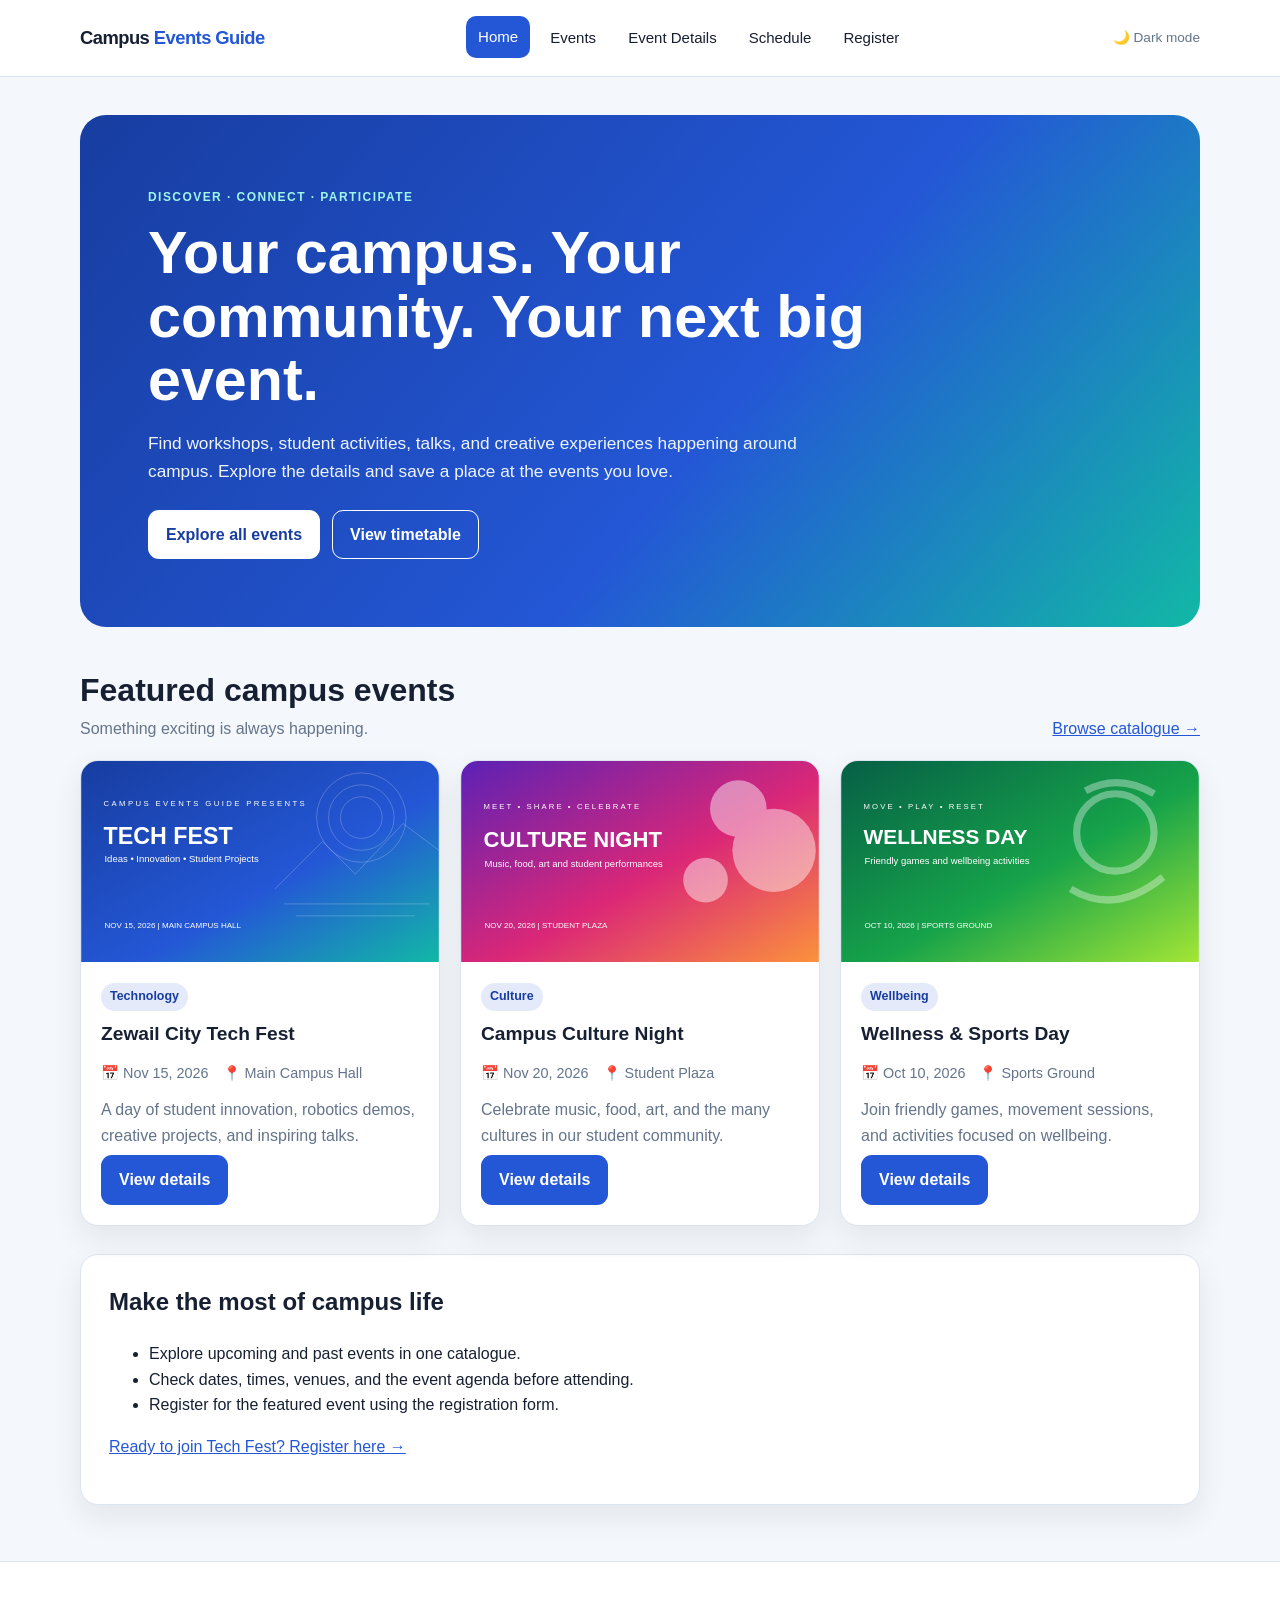
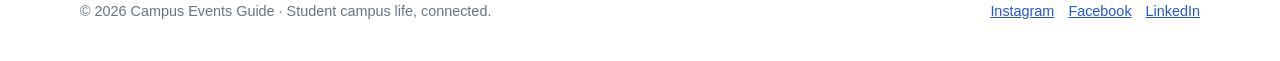
<file: campus_events_ahmed/index.html>
<!DOCTYPE html>
<html lang="en">
<head>
  <meta charset="UTF-8">
  <meta name="viewport" content="width=device-width, initial-scale=1.0">
  <meta name="description" content="Campus Events Guide helps students discover campus events and register.">
  <title>Home | Campus Events Guide</title>
  <link rel="stylesheet" href="style.css">
</head>
<body>
  <!-- CSS-only dark mode: check the box to switch the site theme. -->
  <input type="checkbox" id="theme-toggle" aria-label="Toggle dark mode">
  <header class="site-header">
    <div class="header-inner">
      <a class="brand" href="index.html">Campus <span>Events Guide</span></a>
      <nav class="main-nav" aria-label="Main navigation">
      <a href="index.html" aria-current="page">Home</a>
      <a href="events.html">Events</a>
      <a href="event-details.html">Event Details</a>
      <a href="schedule.html">Schedule</a>
      <a href="registration.html">Register</a>
      </nav>
      <label class="theme-control" for="theme-toggle">🌙 Dark mode</label>
    </div>
  </header>
  <a class="skip-link" href="#main-content">Skip to content</a>
  <main id="main-content" class="container">
    <section class="hero" aria-labelledby="home-title">
      <span class="eyebrow">Discover · Connect · Participate</span>
      <h1 id="home-title">Your campus. Your community. Your next big event.</h1>
      <p>Find workshops, student activities, talks, and creative experiences happening around campus. Explore the details and save a place at the events you love.</p>
      <div class="hero-actions">
        <a class="button button-primary" href="events.html">Explore all events</a>
        <a class="button button-outline" href="schedule.html">View timetable</a>
      </div>
    </section>

    <section aria-labelledby="featured-heading">
      <div class="section-heading">
        <div><h2 id="featured-heading">Featured campus events</h2><p>Something exciting is always happening.</p></div>
        <a href="events.html">Browse catalogue →</a>
      </div>
      <div class="card-grid">
        <article class="event-card">
          <img class="event-image" src="assets/tech-fest.svg" alt="Abstract blue and teal technology festival poster">
          <div class="card-body"><span class="tag">Technology</span><h3>Zewail City Tech Fest</h3>
            <div class="meta"><span>📅 Nov 15, 2026</span><span>📍 Main Campus Hall</span></div>
            <p>A day of student innovation, robotics demos, creative projects, and inspiring talks.</p>
            <a class="button button-primary" href="event-details.html">View details</a>
          </div>
        </article>
        <article class="event-card">
          <img class="event-image" src="assets/culture-night.svg" alt="Illustrated colorful campus culture night poster">
          <div class="card-body"><span class="tag">Culture</span><h3>Campus Culture Night</h3>
            <div class="meta"><span>📅 Nov 20, 2026</span><span>📍 Student Plaza</span></div>
            <p>Celebrate music, food, art, and the many cultures in our student community.</p>
            <a class="button button-primary" href="event-details.html">View details</a>
          </div>
        </article>
        <article class="event-card">
          <img class="event-image" src="assets/wellness-day.svg" alt="Illustrated green wellness and sports day poster">
          <div class="card-body"><span class="tag">Wellbeing</span><h3>Wellness & Sports Day</h3>
            <div class="meta"><span>📅 Oct 10, 2026</span><span>📍 Sports Ground</span></div>
            <p>Join friendly games, movement sessions, and activities focused on wellbeing.</p>
            <a class="button button-primary" href="event-details.html">View details</a>
          </div>
        </article>
      </div>
    </section>

    <section class="panel section-spaced" aria-labelledby="how-heading">
      <h2 id="how-heading">Make the most of campus life</h2>
      <ul>
        <li>Explore upcoming and past events in one catalogue.</li>
        <li>Check dates, times, venues, and the event agenda before attending.</li>
        <li>Register for the featured event using the registration form.</li>
      </ul>
      <p><a href="registration.html">Ready to join Tech Fest? Register here →</a></p>
    </section>
  </main>
  <footer class="site-footer">
    <div class="footer-inner">
      <p>© 2026 Campus Events Guide · Student campus life, connected.</p>
      <nav class="social-links" aria-label="Social links">
        <a href="https://www.instagram.com/" target="_blank" rel="noopener noreferrer">Instagram</a>
        <a href="https://www.facebook.com/" target="_blank" rel="noopener noreferrer">Facebook</a>
        <a href="https://www.linkedin.com/" target="_blank" rel="noopener noreferrer">LinkedIn</a>
      </nav>
    </div>
  </footer>
</body>
</html>
</file>
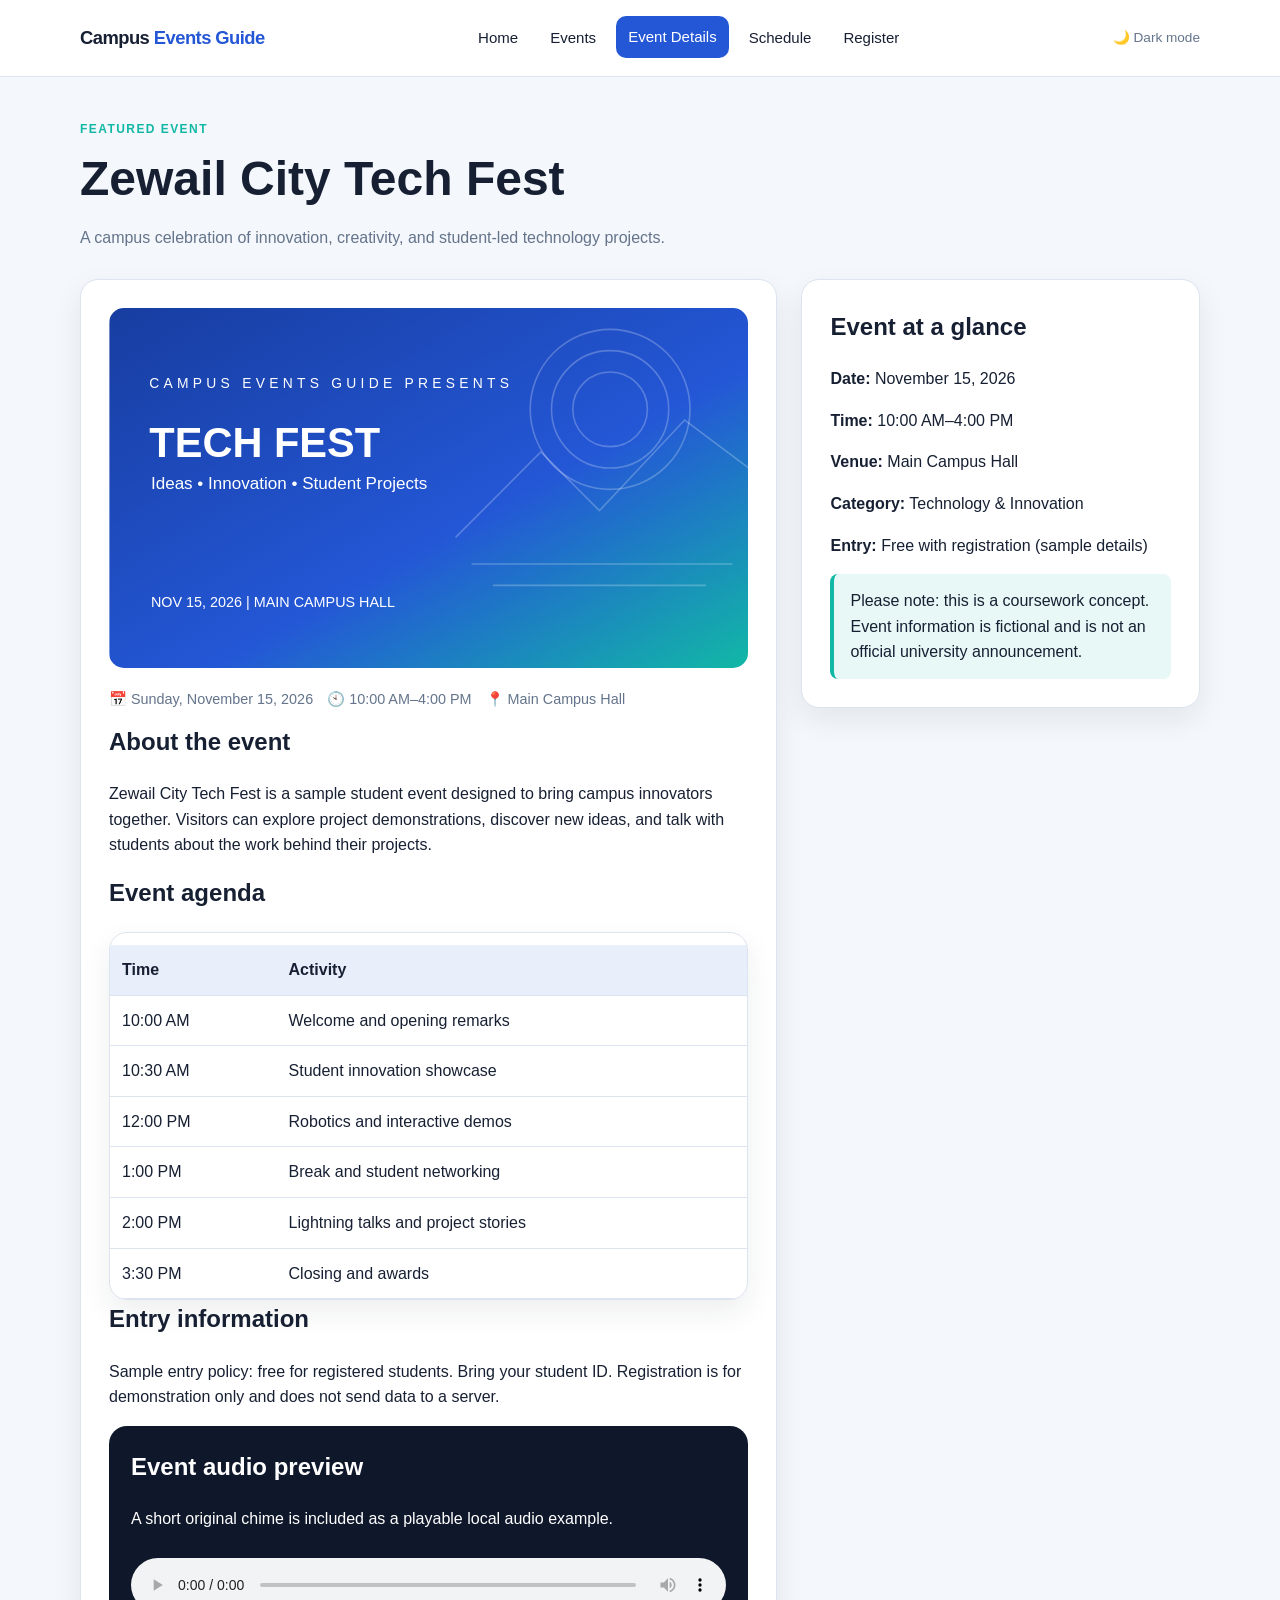
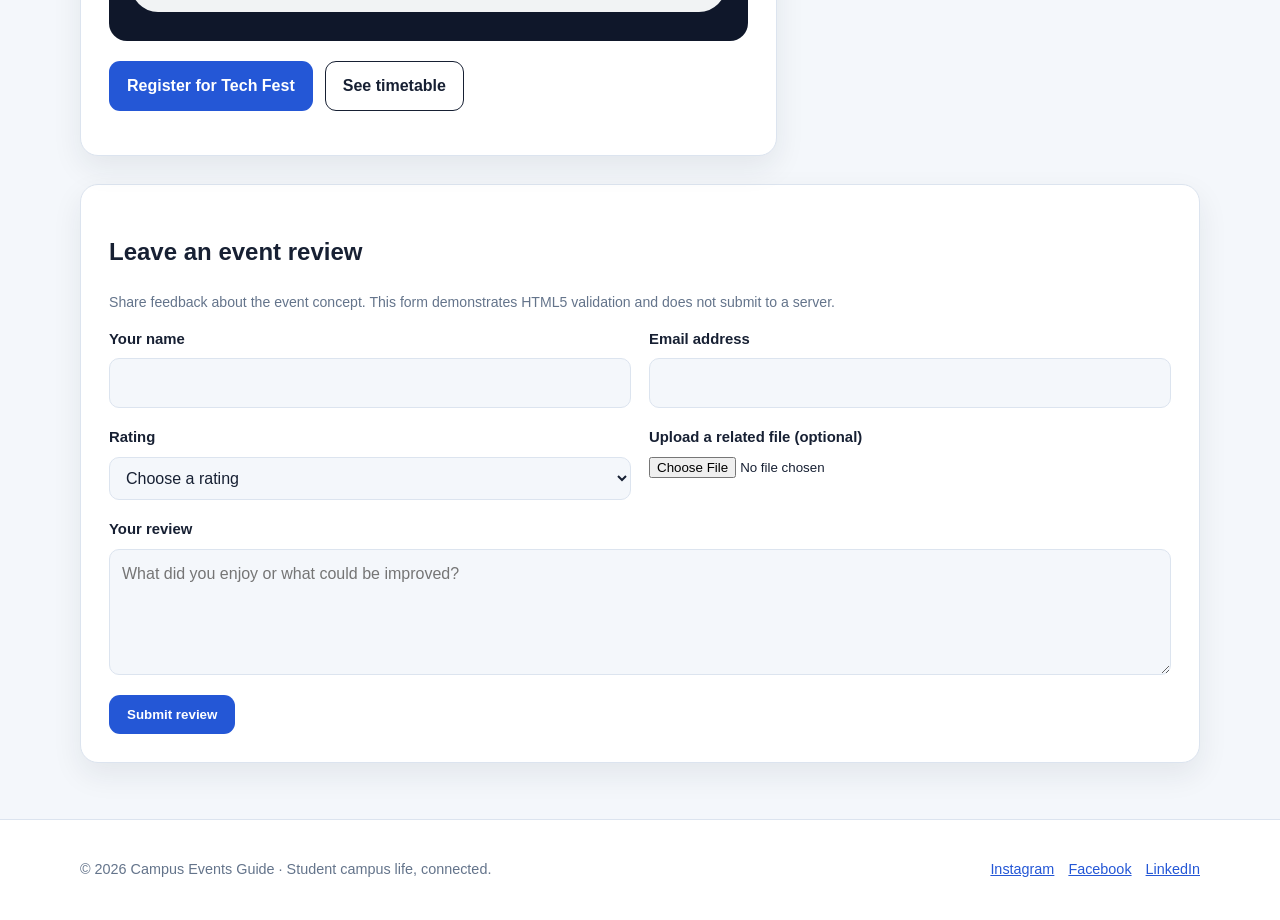
<file: campus_events_ahmed/event-details.html>
<!DOCTYPE html>
<html lang="en">
<head>
  <meta charset="UTF-8">
  <meta name="viewport" content="width=device-width, initial-scale=1.0">
  <meta name="description" content="Campus Events Guide helps students discover campus events and register.">
  <title>Event Details | Campus Events Guide</title>
  <link rel="stylesheet" href="style.css">
</head>
<body>
  <!-- CSS-only dark mode: check the box to switch the site theme. -->
  <input type="checkbox" id="theme-toggle" aria-label="Toggle dark mode">
  <header class="site-header">
    <div class="header-inner">
      <a class="brand" href="index.html">Campus <span>Events Guide</span></a>
      <nav class="main-nav" aria-label="Main navigation">
      <a href="index.html">Home</a>
      <a href="events.html">Events</a>
      <a href="event-details.html" aria-current="page">Event Details</a>
      <a href="schedule.html">Schedule</a>
      <a href="registration.html">Register</a>
      </nav>
      <label class="theme-control" for="theme-toggle">🌙 Dark mode</label>
    </div>
  </header>
  <a class="skip-link" href="#main-content">Skip to content</a>
  <main id="main-content" class="container">
    <section class="page-intro">
      <span class="eyebrow">Featured event</span>
      <h1>Zewail City Tech Fest</h1>
      <p>A campus celebration of innovation, creativity, and student-led technology projects.</p>
    </section>
    <div class="two-column">
      <div class="panel">
        <img class="detail-poster" src="assets/tech-fest.svg" alt="Zewail City Tech Fest blue and teal poster">
        <div class="meta"><span>📅 Sunday, November 15, 2026</span><span>🕙 10:00 AM–4:00 PM</span><span>📍 Main Campus Hall</span></div>
        <h2>About the event</h2>
        <p>Zewail City Tech Fest is a sample student event designed to bring campus innovators together. Visitors can explore project demonstrations, discover new ideas, and talk with students about the work behind their projects.</p>
        <h2>Event agenda</h2>
        <div class="table-wrap">
          <table class="agenda">
            <thead><tr><th scope="col">Time</th><th scope="col">Activity</th></tr></thead>
            <tbody>
              <tr><td>10:00 AM</td><td>Welcome and opening remarks</td></tr>
              <tr><td>10:30 AM</td><td>Student innovation showcase</td></tr>
              <tr><td>12:00 PM</td><td>Robotics and interactive demos</td></tr>
              <tr><td>1:00 PM</td><td>Break and student networking</td></tr>
              <tr><td>2:00 PM</td><td>Lightning talks and project stories</td></tr>
              <tr><td>3:30 PM</td><td>Closing and awards</td></tr>
            </tbody>
          </table>
        </div>
        <h2>Entry information</h2>
        <p>Sample entry policy: free for registered students. Bring your student ID. Registration is for demonstration only and does not send data to a server.</p>
        <div class="media-box">
          <h2>Event audio preview</h2>
          <p>A short original chime is included as a playable local audio example.</p>
          <audio controls>
            <source src="assets/badla.m4a" type="audio/mp4">
            Your browser does not support the audio element.
          </audio>
        </div>
        <p class="form-actions"><a class="button button-primary" href="registration.html">Register for Tech Fest</a><a class="button button-outline" href="schedule.html">See timetable</a></p>
      </div>
      <aside class="info-card">
        <h2>Event at a glance</h2>
        <p><strong>Date:</strong> November 15, 2026</p>
        <p><strong>Time:</strong> 10:00 AM–4:00 PM</p>
        <p><strong>Venue:</strong> Main Campus Hall</p>
        <p><strong>Category:</strong> Technology & Innovation</p>
        <p><strong>Entry:</strong> Free with registration (sample details)</p>
        <div class="notice">Please note: this is a coursework concept. Event information is fictional and is not an official university announcement.</div>
      </aside>
    </div>

    <section class="form-card section-spaced" aria-labelledby="review-heading">
      <h2 id="review-heading">Leave an event review</h2>
      <p class="small-note">Share feedback about the event concept. This form demonstrates HTML5 validation and does not submit to a server.</p>
      <form action="#" method="get">
        <div class="form-grid">
          <div class="field">
            <label for="review-name">Your name</label>
            <input id="review-name" name="review-name" type="text" required maxlength="60" pattern="[A-Za-z ]{2,60}" title="Use 2 to 60 English letters and spaces.">
          </div>
          <div class="field">
            <label for="review-email">Email address</label>
            <input id="review-email" name="review-email" type="email" required maxlength="100">
          </div>
          <div class="field">
            <label for="review-rating">Rating</label>
            <select id="review-rating" name="review-rating" required>
              <option value="">Choose a rating</option><option>Excellent</option><option>Very good</option><option>Good</option><option>Fair</option>
            </select>
          </div>
          <div class="field">
            <label for="review-file">Upload a related file (optional)</label>
            <input id="review-file" name="review-file" type="file" accept=".jpg,.jpeg,.png,.pdf">
          </div>
          <div class="field field-full">
            <label for="review-message">Your review</label>
            <textarea id="review-message" name="review-message" rows="4" required maxlength="500" placeholder="What did you enjoy or what could be improved?"></textarea>
          </div>
        </div>
        <div class="form-actions"><button class="button button-primary" type="submit">Submit review</button></div>
      </form>
    </section>
  </main>
  <footer class="site-footer">
    <div class="footer-inner">
      <p>© 2026 Campus Events Guide · Student campus life, connected.</p>
      <nav class="social-links" aria-label="Social links">
        <a href="https://www.instagram.com/" target="_blank" rel="noopener noreferrer">Instagram</a>
        <a href="https://www.facebook.com/" target="_blank" rel="noopener noreferrer">Facebook</a>
        <a href="https://www.linkedin.com/" target="_blank" rel="noopener noreferrer">LinkedIn</a>
      </nav>
    </div>
  </footer>
</body>
</html>
</file>
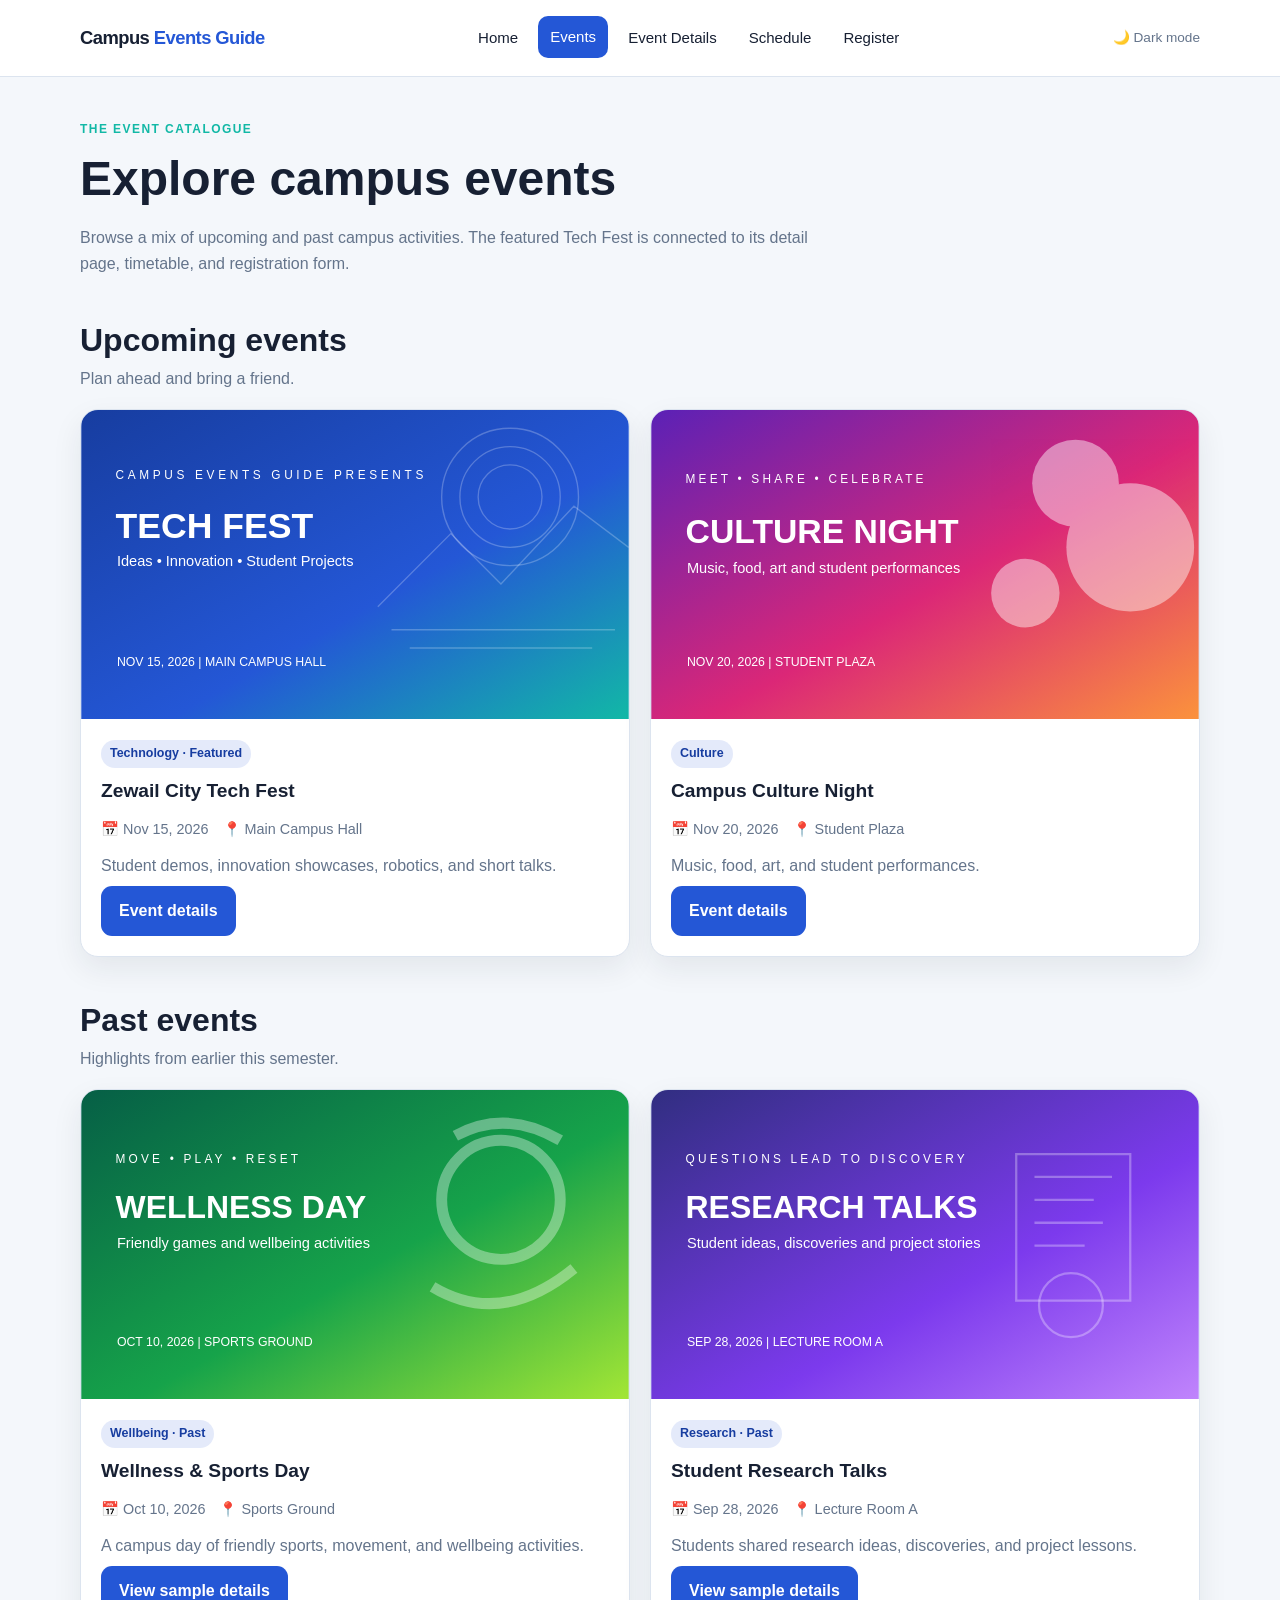
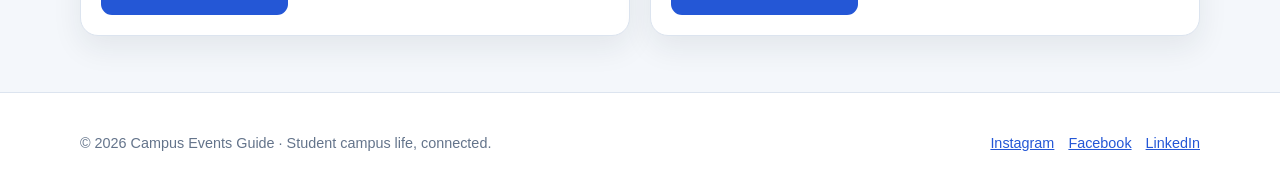
<file: campus_events_ahmed/events.html>
<!DOCTYPE html>
<html lang="en">
<head>
  <meta charset="UTF-8">
  <meta name="viewport" content="width=device-width, initial-scale=1.0">
  <meta name="description" content="Campus Events Guide helps students discover campus events and register.">
  <title>Events Catalogue | Campus Events Guide</title>
  <link rel="stylesheet" href="style.css">
</head>
<body>
  <!-- CSS-only dark mode -->
  <input type="checkbox" id="theme-toggle" aria-label="Toggle dark mode">
  <header class="site-header">
    <div class="header-inner">
      <a class="brand" href="index.html">Campus <span>Events Guide</span></a>
      <nav class="main-nav" aria-label="Main navigation">
      <a href="index.html">Home</a>
      <a href="events.html" aria-current="page">Events</a>
      <a href="event-details.html">Event Details</a>
      <a href="schedule.html">Schedule</a>
      <a href="registration.html">Register</a>
      </nav>
      <label class="theme-control" for="theme-toggle">🌙 Dark mode</label>
    </div>
  </header>
  <a class="skip-link" href="#main-content">Skip to content</a>
  <main id="main-content" class="container">
    <section class="page-intro">
      <span class="eyebrow">The event catalogue</span>
      <h1>Explore campus events</h1>
      <p>Browse a mix of upcoming and past campus activities. The featured Tech Fest is connected to its detail page, timetable, and registration form.</p>
    </section>
    <section aria-labelledby="upcoming-heading">
      <div class="section-heading"><div><h2 id="upcoming-heading">Upcoming events</h2><p>Plan ahead and bring a friend.</p></div></div>
      <div class="card-grid">
        <article class="event-card">
          <img class="event-image" src="assets/tech-fest.svg" alt="Blue and teal technology festival poster">
          <div class="card-body"><span class="tag">Technology · Featured</span><h3>Zewail City Tech Fest</h3>
            <div class="meta"><span>📅 Nov 15, 2026</span><span>📍 Main Campus Hall</span></div>
            <p>Student demos, innovation showcases, robotics, and short talks.</p>
            <a class="button button-primary" href="event-details.html">Event details</a>
          </div>
        </article>
        <article class="event-card">
          <img class="event-image" src="assets/culture-night.svg" alt="Colorful campus culture night poster">
          <div class="card-body"><span class="tag">Culture</span><h3>Campus Culture Night</h3>
            <div class="meta"><span>📅 Nov 20, 2026</span><span>📍 Student Plaza</span></div>
            <p>Music, food, art, and student performances.</p>
            <a class="button button-primary" href="event-details.html">Event details</a>
          </div>
        </article>
      </div>
    </section>
    <section aria-labelledby="past-heading">
      <div class="section-heading"><div><h2 id="past-heading">Past events</h2><p>Highlights from earlier this semester.</p></div></div>
      <div class="card-grid">
        <article class="event-card">
          <img class="event-image" src="assets/wellness-day.svg" alt="Green wellness and sports day poster">
          <div class="card-body"><span class="tag">Wellbeing · Past</span><h3>Wellness & Sports Day</h3>
            <div class="meta"><span>📅 Oct 10, 2026</span><span>📍 Sports Ground</span></div>
            <p>A campus day of friendly sports, movement, and wellbeing activities.</p>
            <a class="button button-primary" href="event-details.html">View sample details</a>
          </div>
        </article>
        <article class="event-card">
          <img class="event-image" src="assets/research-talk.svg" alt="Purple research talk poster">
          <div class="card-body"><span class="tag">Research · Past</span><h3>Student Research Talks</h3>
            <div class="meta"><span>📅 Sep 28, 2026</span><span>📍 Lecture Room A</span></div>
            <p>Students shared research ideas, discoveries, and project lessons.</p>
            <a class="button button-primary" href="event-details.html">View sample details</a>
          </div>
        </article>
      </div>
    </section>
  </main>
  <footer class="site-footer">
    <div class="footer-inner">
      <p>© 2026 Campus Events Guide · Student campus life, connected.</p>
      <nav class="social-links" aria-label="Social links">
        <a href="https://www.instagram.com/" target="_blank" rel="noopener noreferrer">Instagram</a>
        <a href="https://www.facebook.com/" target="_blank" rel="noopener noreferrer">Facebook</a>
        <a href="https://www.linkedin.com/" target="_blank" rel="noopener noreferrer">LinkedIn</a>
      </nav>
    </div>
  </footer>
</body>
</html>
</file>
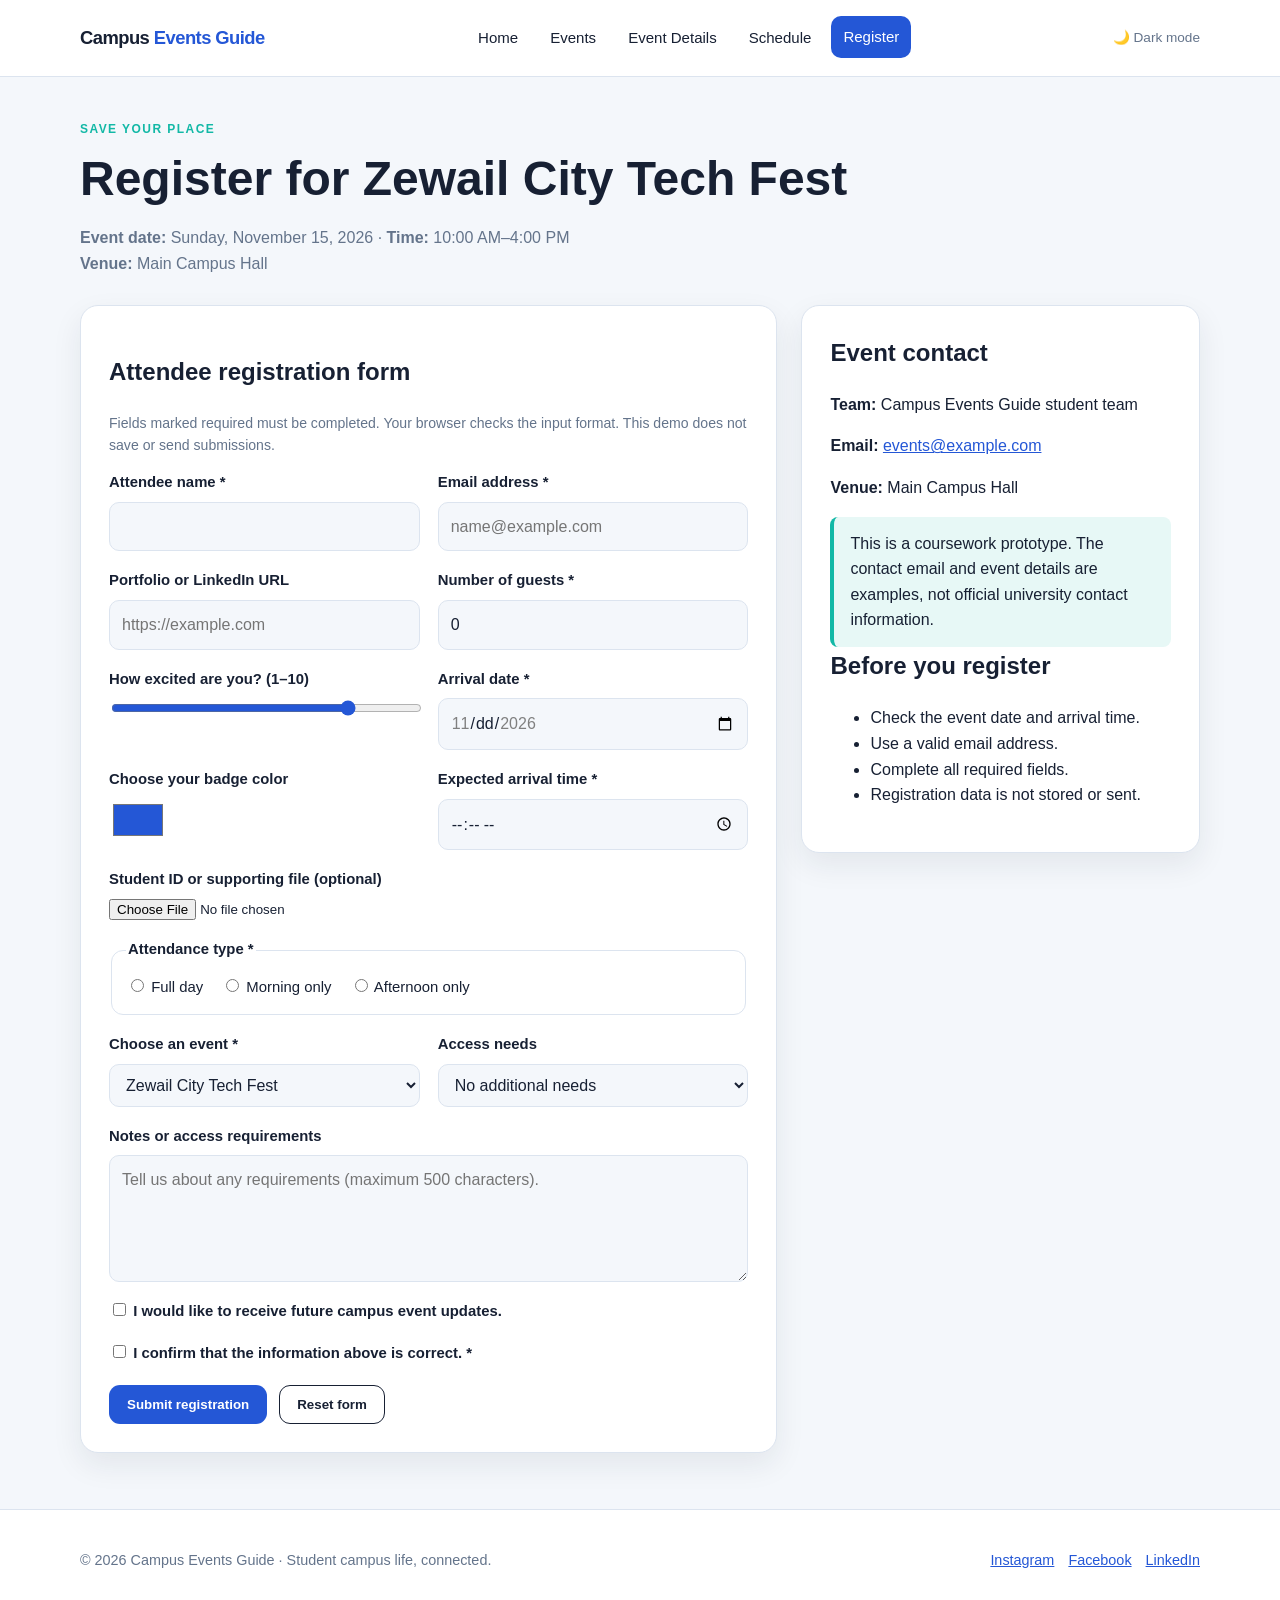
<file: campus_events_ahmed/registration.html>
<!DOCTYPE html>
<html lang="en">
<head>
  <meta charset="UTF-8">
  <meta name="viewport" content="width=device-width, initial-scale=1.0">
  <meta name="description" content="Campus Events Guide helps students discover campus events and register.">
  <title>Registration | Campus Events Guide</title>
  <link rel="stylesheet" href="style.css">
</head>
<body>
  <!-- CSS-only dark mode: check the box to switch the site theme. -->
  <input type="checkbox" id="theme-toggle" aria-label="Toggle dark mode">
  <header class="site-header">
    <div class="header-inner">
      <a class="brand" href="index.html">Campus <span>Events Guide</span></a>
      <nav class="main-nav" aria-label="Main navigation">
      <a href="index.html">Home</a>
      <a href="events.html">Events</a>
      <a href="event-details.html">Event Details</a>
      <a href="schedule.html">Schedule</a>
      <a href="registration.html" aria-current="page">Register</a>
      </nav>
      <label class="theme-control" for="theme-toggle">🌙 Dark mode</label>
    </div>
  </header>
  <a class="skip-link" href="#main-content">Skip to content</a>
  <main id="main-content" class="container">
    <section class="page-intro">
      <span class="eyebrow">Save your place</span>
      <h1>Register for Zewail City Tech Fest</h1>
      <p><strong>Event date:</strong> Sunday, November 15, 2026 · <strong>Time:</strong> 10:00 AM–4:00 PM</p>
      <p><strong>Venue:</strong> Main Campus Hall</p>
    </section>
    <div class="two-column">
      <section class="form-card">
        <h2>Attendee registration form</h2>
        <p class="small-note">Fields marked required must be completed. Your browser checks the input format. This demo does not save or send submissions.</p>
        <form action="#" method="get">
          <div class="form-grid">
            <div class="field">
              <label for="attendee-name">Attendee name *</label>
              <input id="attendee-name" name="attendee-name" type="text" required minlength="2" maxlength="60" pattern="[A-Za-z ]{2,60}" title="Use 2 to 60 English letters and spaces." autocomplete="name">
            </div>
            <div class="field">
              <label for="attendee-email">Email address *</label>
              <input id="attendee-email" name="attendee-email" type="email" required maxlength="100" autocomplete="email" placeholder="name@example.com">
            </div>
            <div class="field">
              <label for="portfolio-url">Portfolio or LinkedIn URL</label>
              <input id="portfolio-url" name="portfolio-url" type="url" placeholder="https://example.com" maxlength="200">
            </div>
            <div class="field">
              <label for="guest-count">Number of guests *</label>
              <input id="guest-count" name="guest-count" type="number" min="0" max="5" value="0" required>
            </div>
            <div class="field">
              <label for="interest">How excited are you? (1–10)</label>
              <input id="interest" name="interest" type="range" min="1" max="10" value="8">
            </div>
            <div class="field">
              <label for="arrival-date">Arrival date *</label>
              <input id="arrival-date" name="arrival-date" type="date" min="2026-11-15" max="2026-11-15" required>
            </div>
            <div class="field">
              <label for="badge-color">Choose your badge color</label>
              <input id="badge-color" name="badge-color" type="color" value="#2457d6">
            </div>
            <div class="field">
              <label for="arrival-time">Expected arrival time *</label>
              <input id="arrival-time" name="arrival-time" type="time" min="10:00" max="16:00" required>
            </div>
            <div class="field field-full">
              <label for="student-card">Student ID or supporting file (optional)</label>
              <input id="student-card" name="student-card" type="file" accept=".jpg,.jpeg,.png,.pdf">
            </div>
            <fieldset class="field field-full">
              <legend>Attendance type *</legend>
              <div class="choice-row">
                <label><input type="radio" name="attendance-type" value="full-day" required> Full day</label>
                <label><input type="radio" name="attendance-type" value="morning"> Morning only</label>
                <label><input type="radio" name="attendance-type" value="afternoon"> Afternoon only</label>
              </div>
            </fieldset>
            <div class="field">
              <label for="event-choice">Choose an event *</label>
              <select id="event-choice" name="event-choice" required>
                <option value="">Select an event</option>
                <option value="tech-fest" selected>Zewail City Tech Fest</option>
                <option value="culture-night">Campus Culture Night</option>
                <option value="wellness-day">Wellness &amp; Sports Day</option>
              </select>
            </div>
            <div class="field">
              <label for="access-needs">Access needs</label>
              <select id="access-needs" name="access-needs">
                <option value="none">No additional needs</option>
                <option value="step-free">Step-free access</option>
                <option value="hearing">Hearing support</option>
                <option value="other">Other / please explain below</option>
              </select>
            </div>
            <div class="field field-full">
              <label for="special-requests">Notes or access requirements</label>
              <textarea id="special-requests" name="special-requests" rows="4" maxlength="500" placeholder="Tell us about any requirements (maximum 500 characters)."></textarea>
            </div>
            <div class="field field-full">
              <label><input type="checkbox" name="updates" value="yes"> I would like to receive future campus event updates.</label>
            </div>
            <div class="field field-full">
              <label><input type="checkbox" name="terms" value="accepted" required> I confirm that the information above is correct. *</label>
            </div>
          </div>
          <div class="form-actions"><button class="button button-primary" type="submit">Submit registration</button><button class="button button-outline" type="reset">Reset form</button></div>
        </form>
      </section>
      <aside class="info-card">
        <h2>Event contact</h2>
        <p><strong>Team:</strong> Campus Events Guide student team</p>
        <p><strong>Email:</strong> <a href="mailto:events@example.com">events@example.com</a></p>
        <p><strong>Venue:</strong> Main Campus Hall</p>
        <div class="notice">This is a coursework prototype. The contact email and event details are examples, not official university contact information.</div>
        <h2>Before you register</h2>
        <ul>
          <li>Check the event date and arrival time.</li>
          <li>Use a valid email address.</li>
          <li>Complete all required fields.</li>
          <li>Registration data is not stored or sent.</li>
        </ul>
      </aside>
    </div>
  </main>
  <footer class="site-footer">
    <div class="footer-inner">
      <p>© 2026 Campus Events Guide · Student campus life, connected.</p>
      <nav class="social-links" aria-label="Social links">
        <a href="https://www.instagram.com/" target="_blank" rel="noopener noreferrer">Instagram</a>
        <a href="https://www.facebook.com/" target="_blank" rel="noopener noreferrer">Facebook</a>
        <a href="https://www.linkedin.com/" target="_blank" rel="noopener noreferrer">LinkedIn</a>
      </nav>
    </div>
  </footer>
</body>
</html>
</file>
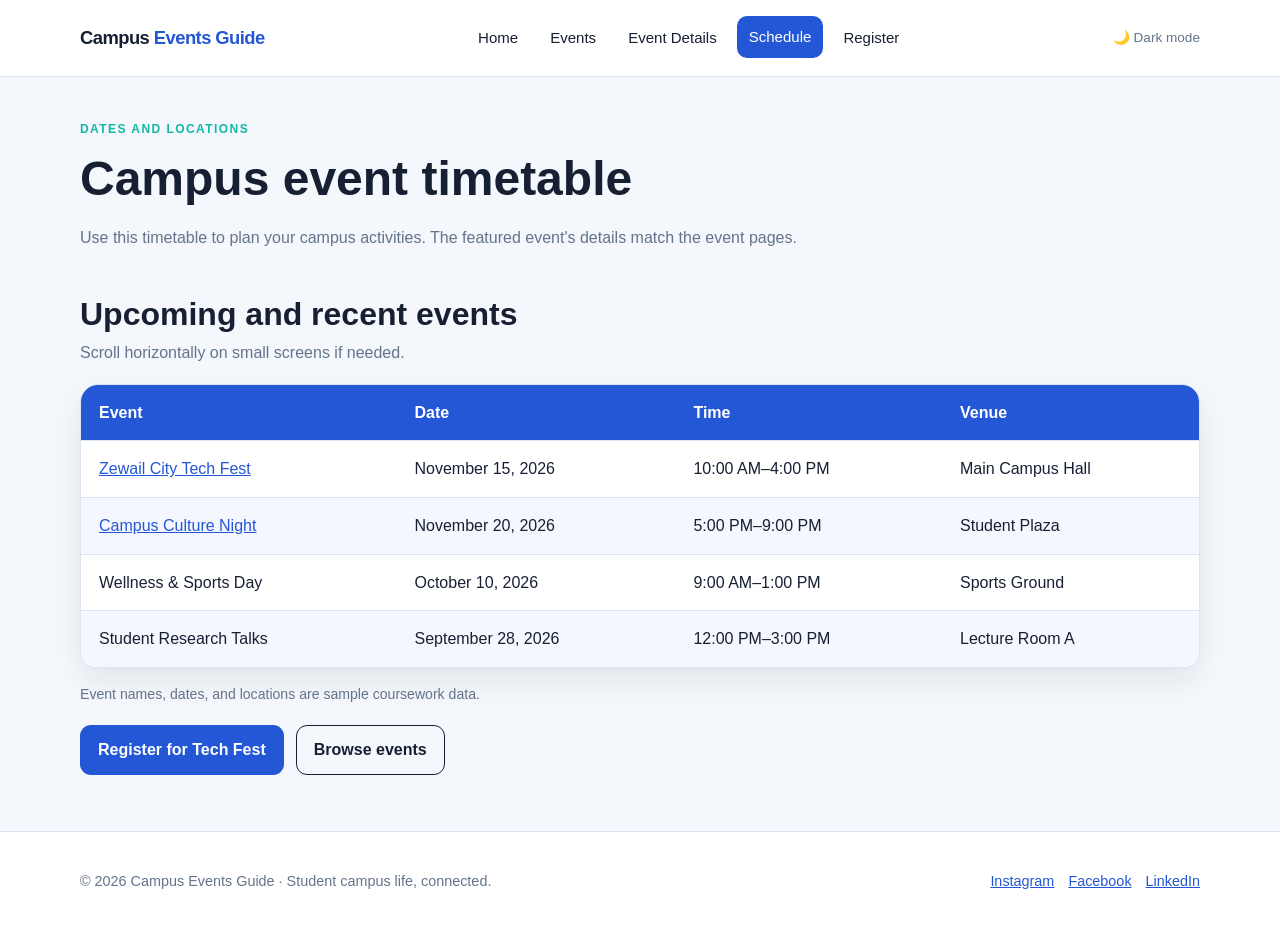
<file: campus_events_ahmed/schedule.html>
<!DOCTYPE html>
<html lang="en">
<head>
  <meta charset="UTF-8">
  <meta name="viewport" content="width=device-width, initial-scale=1.0">
  <meta name="description" content="Campus Events Guide helps students discover campus events and register.">
  <title>Event Timetable | Campus Events Guide</title>
  <link rel="stylesheet" href="style.css">
</head>
<body>
  <!-- CSS-only dark mode: check the box to switch the site theme. -->
  <input type="checkbox" id="theme-toggle" aria-label="Toggle dark mode">
  <header class="site-header">
    <div class="header-inner">
      <a class="brand" href="index.html">Campus <span>Events Guide</span></a>
      <nav class="main-nav" aria-label="Main navigation">
      <a href="index.html">Home</a>
      <a href="events.html">Events</a>
      <a href="event-details.html">Event Details</a>
      <a href="schedule.html" aria-current="page">Schedule</a>
      <a href="registration.html">Register</a>
      </nav>
      <label class="theme-control" for="theme-toggle">🌙 Dark mode</label>
    </div>
  </header>
  <a class="skip-link" href="#main-content">Skip to content</a>
  <main id="main-content" class="container">
    <section class="page-intro">
      <span class="eyebrow">Dates and locations</span>
      <h1>Campus event timetable</h1>
      <p>Use this timetable to plan your campus activities. The featured event's details match the event pages.</p>
    </section>
    <section aria-labelledby="schedule-heading">
      <div class="section-heading"><div><h2 id="schedule-heading">Upcoming and recent events</h2><p>Scroll horizontally on small screens if needed.</p></div></div>
      <div class="table-wrap">
        <table class="schedule-table">
          <thead><tr><th scope="col">Event</th><th scope="col">Date</th><th scope="col">Time</th><th scope="col">Venue</th></tr></thead>
          <tbody>
            <tr><td><a href="event-details.html">Zewail City Tech Fest</a></td><td>November 15, 2026</td><td>10:00 AM–4:00 PM</td><td>Main Campus Hall</td></tr>
            <tr><td><a href="event-details.html">Campus Culture Night</a></td><td>November 20, 2026</td><td>5:00 PM–9:00 PM</td><td>Student Plaza</td></tr>
            <tr><td>Wellness &amp; Sports Day</td><td>October 10, 2026</td><td>9:00 AM–1:00 PM</td><td>Sports Ground</td></tr>
            <tr><td>Student Research Talks</td><td>September 28, 2026</td><td>12:00 PM–3:00 PM</td><td>Lecture Room A</td></tr>
          </tbody>
        </table>
      </div>
      <p class="small-note">Event names, dates, and locations are sample coursework data.</p>
      <div class="form-actions"><a class="button button-primary" href="registration.html">Register for Tech Fest</a><a class="button button-outline" href="events.html">Browse events</a></div>
    </section>
  </main>
  <footer class="site-footer">
    <div class="footer-inner">
      <p>© 2026 Campus Events Guide · Student campus life, connected.</p>
      <nav class="social-links" aria-label="Social links">
        <a href="https://www.instagram.com/" target="_blank" rel="noopener noreferrer">Instagram</a>
        <a href="https://www.facebook.com/" target="_blank" rel="noopener noreferrer">Facebook</a>
        <a href="https://www.linkedin.com/" target="_blank" rel="noopener noreferrer">LinkedIn</a>
      </nav>
    </div>
  </footer>
</body>
</html>
</file>
<file: campus_events_ahmed/style.css>
:root {
  --color-bg: #f4f7fb;
  --color-surface: #ffffff;
  --color-text: #172033;
  --color-muted: #64748b;
  --color-primary: #2457d6;
  --color-primary-dark: #173da0;
  --color-accent: #12b8a6;
  --color-border: #dce4ef;
  --color-shadow: 0 12px 30px rgba(23, 32, 51, 0.08);
  --radius: 18px;
}

/* ---------- Base ---------- */
* { box-sizing: border-box; }
html { scroll-behavior: smooth; }
body {
  margin: 0;
  font-family: Arial, Helvetica, sans-serif;
  background: var(--color-bg);
  color: var(--color-text);
  line-height: 1.6;
}
a { color: var(--color-primary); }
a:focus-visible, button:focus-visible, input:focus-visible,
select:focus-visible, textarea:focus-visible {
  outline: 3px solid var(--color-accent);
  outline-offset: 3px;
}
img, video { max-width: 100%; display: block; }

/* ---------- Header and navigation (Flexbox) ---------- */
.site-header {
  background: var(--color-surface);
  border-bottom: 1px solid var(--color-border);
  position: relative;
}
.header-inner, .container, .footer-inner {
  width: min(1120px, calc(100% - 32px));
  margin-inline: auto;
}
.header-inner {
  min-height: 76px;
  display: flex;
  align-items: center;
  justify-content: space-between;
  gap: 20px;
  flex-wrap: wrap;
  padding-block: 14px;
}
.brand {
  color: var(--color-text);
  text-decoration: none;
  font-size: 1.15rem;
  font-weight: 800;
  letter-spacing: -0.03em;
}
.brand span { color: var(--color-primary); }
.main-nav { display: flex; flex-wrap: wrap; align-items: center; gap: 8px; }
.main-nav a {
  color: var(--color-text);
  text-decoration: none;
  padding: 9px 12px;
  border-radius: 10px;
  font-size: .94rem;
  transition: background-color .2s ease, color .2s ease, transform .2s ease;
}
.main-nav a:hover, .main-nav a[aria-current="page"] {
  background: var(--color-primary);
  color: #fff;
  transform: translateY(-1px);
}
.theme-control {
  display: inline-flex;
  align-items: center;
  gap: 7px;
  color: var(--color-muted);
  font-size: .85rem;
  cursor: pointer;
}

/* ---------- CSS-only dark mode ---------- */
#theme-toggle { position: absolute; opacity: 0; pointer-events: none; }

body:has(#theme-toggle:checked) {
  --color-bg: #111827;
  --color-surface: #1c2738;
  --color-text: #eef3fb;
  --color-muted: #b2bfd1;
  --color-primary: #8daeff;
  --color-primary-dark: #b3c6ff;
  --color-accent: #48dfcf;
  --color-border: #344257;
  --color-shadow: 0 12px 30px rgba(0, 0, 0, 0.24);
}
body:has(#theme-toggle:checked) .main-nav a:hover,
body:has(#theme-toggle:checked) .main-nav a[aria-current="page"] { color: #111827; }
body:has(#theme-toggle:checked) .button-primary { color: #111827; }
body:has(#theme-toggle:checked) .schedule-table th { color: #111827; }

/* ---------- Layout and hero ---------- */
.container { padding-block: 38px 56px; }
.hero {
  padding: clamp(28px, 6vw, 68px);
  border-radius: 26px;
  background: linear-gradient(130deg, #173da0, #2457d6 58%, #12b8a6);
  color: #fff;
  overflow: hidden;
  position: relative;
}
.hero h1 { font-size: clamp(2rem, 5vw, 3.7rem); line-height: 1.08; margin: 12px 0 18px; max-width: 760px; }
.hero p { max-width: 680px; color: #eef4ff; font-size: 1.08rem; }
.eyebrow {
  display: inline-block;
  font-weight: 700;
  letter-spacing: .12em;
  text-transform: uppercase;
  font-size: .75rem;
  color: var(--color-accent);
}
.hero .eyebrow { color: #9ff6eb; }
.hero-actions { display: flex; flex-wrap: wrap; gap: 12px; margin-top: 24px; }

/* ---------- Buttons ---------- */
.button {
  display: inline-flex;
  justify-content: center;
  align-items: center;
  padding: 11px 17px;
  border-radius: 11px;
  border: 1px solid transparent;
  text-decoration: none;
  font-weight: 700;
  transition: transform .2s ease, box-shadow .2s ease, background-color .2s ease;
  cursor: pointer;
}
.button:hover { transform: translateY(-2px); box-shadow: 0 8px 18px rgba(0,0,0,.15); }
.button-primary { background: var(--color-primary); color: #fff; }
.hero .button-primary { background: #fff; color: #173da0; }
.button-outline { border-color: currentColor; color: inherit; background: transparent; }

/* ---------- Section headings and event cards (Grid) ---------- */
.section-heading {
  display: flex;
  justify-content: space-between;
  align-items: end;
  flex-wrap: wrap;
  gap: 12px;
  margin: 38px 0 18px;
}
.section-heading h2 { margin: 0; font-size: clamp(1.5rem, 3vw, 2rem); }
.section-heading p { margin: 0; color: var(--color-muted); }

/* auto-fit: columns are at least 260px wide and stretch to fill the row. */
.card-grid { display: grid; grid-template-columns: repeat(auto-fit, minmax(260px, 1fr)); gap: 20px; }
.event-card, .panel, .form-card, .info-card {
  background: var(--color-surface);
  border: 1px solid var(--color-border);
  border-radius: var(--radius);
  box-shadow: var(--color-shadow);
}
.event-card { overflow: hidden; transition: transform .22s ease, box-shadow .22s ease; }
.event-card:hover { transform: translateY(-5px); box-shadow: 0 16px 34px rgba(23,32,51,.14); }
.event-image { width: 100%; aspect-ratio: 16 / 9; object-fit: cover; background: #dbeafe; }
.card-body { padding: 20px; }
.card-body h3 { margin: 8px 0; font-size: 1.2rem; }
.card-body p { margin: 7px 0; color: var(--color-muted); }
.tag {
  display: inline-block;
  padding: 4px 9px;
  border-radius: 999px;
  color: var(--color-primary-dark);
  background: color-mix(in srgb, var(--color-primary) 12%, transparent);
  font-size: .78rem;
  font-weight: 700;
}
.meta { display: flex; flex-wrap: wrap; gap: 7px 14px; font-size: .9rem; color: var(--color-muted); margin: 12px 0; }

/* ---------- Page intro and two-column pages ---------- */
.page-intro { margin-bottom: 28px; }
.page-intro h1 { font-size: clamp(2rem, 4vw, 3rem); margin: 0 0 8px; }
.page-intro p { color: var(--color-muted); max-width: 760px; margin: 0; }
.two-column { display: grid; grid-template-columns: minmax(0, 1.4fr) minmax(260px, .8fr); gap: 24px; align-items: start; }
.panel, .info-card { padding: clamp(18px, 3vw, 28px); }
.panel h2, .info-card h2 { margin-top: 0; }
.detail-poster { width: 100%; max-height: 430px; object-fit: cover; border-radius: 15px; margin-bottom: 20px; }

/* ---------- Tables ---------- */
.agenda { width: 100%; border-collapse: collapse; margin-top: 12px; }
.agenda th, .agenda td { text-align: left; padding: 12px; border-bottom: 1px solid var(--color-border); vertical-align: top; }
.agenda th { background: color-mix(in srgb, var(--color-primary) 10%, var(--color-surface)); }


/* The wrapper scrolls horizontally on small screens so the page itself
   never overflows; the table keeps a minimum width to stay readable. */
.table-wrap { overflow-x: auto; border: 1px solid var(--color-border); border-radius: var(--radius); background: var(--color-surface); box-shadow: var(--color-shadow); }
.schedule-table { width: 100%; border-collapse: collapse; min-width: 610px; }
.schedule-table th, .schedule-table td { text-align: left; padding: 15px 18px; border-bottom: 1px solid var(--color-border); }
.schedule-table th { background: var(--color-primary); color: #fff; }
.schedule-table tbody tr:nth-child(even) { background: color-mix(in srgb, var(--color-primary) 5%, var(--color-surface)); }
.schedule-table tbody tr:hover { background: color-mix(in srgb, var(--color-accent) 12%, var(--color-surface)); }

/* ---------- Forms ---------- */
.form-card { padding: clamp(18px, 3vw, 28px); }
.form-grid { display: grid; grid-template-columns: repeat(2, minmax(0, 1fr)); gap: 18px; }
.field { display: flex; flex-direction: column; gap: 7px; min-width: 0; }
.field-full { grid-column: 1 / -1; }
.field label, .field legend { font-weight: 700; font-size: .93rem; }


/* Complex selector: styles every text-like input but skips checkboxes,
   radios, color, range and file inputs, which keep their native look. */
.field input:not([type="checkbox"]):not([type="radio"]):not([type="color"]):not([type="range"]):not([type="file"]),
.field select, .field textarea {
  width: 100%; min-width: 0; border: 1px solid var(--color-border); border-radius: 10px;
  padding: 11px 12px; background: var(--color-bg); color: var(--color-text); font: inherit;
}
.field input[type="file"] { max-width: 100%; }
.field input[type="color"] { width: 58px; height: 42px; border: 0; background: transparent; }
.field input[type="range"] { width: 100%; accent-color: var(--color-primary); }
.field input[type="checkbox"], .field input[type="radio"] { accent-color: var(--color-primary); }
fieldset.field { border: 1px solid var(--color-border); border-radius: 12px; padding: 14px; }
.choice-row { display: flex; flex-wrap: wrap; gap: 12px 18px; }
.choice-row label { font-weight: 400; }
.form-actions { display: flex; flex-wrap: wrap; gap: 12px; margin-top: 20px; }
.notice { padding: 14px 16px; border-left: 4px solid var(--color-accent); background: color-mix(in srgb, var(--color-accent) 10%, var(--color-surface)); border-radius: 8px; }
.media-box { border-radius: var(--radius); overflow: hidden; background: #0f172a; color: white; padding: 22px; }
.media-box audio { width: 100%; margin-top: 10px; }

/* ---------- Footer and helpers ---------- */
.site-footer { border-top: 1px solid var(--color-border); background: var(--color-surface); }
.footer-inner { display: flex; justify-content: space-between; align-items: center; gap: 16px; flex-wrap: wrap; padding-block: 24px; color: var(--color-muted); font-size: .9rem; }
.social-links { display: flex; gap: 14px; flex-wrap: wrap; }
.social-links a { color: var(--color-primary); }
.small-note { color: var(--color-muted); font-size: .88rem; }
.section-spaced { margin-top: 28px; }
/* Skip link stays off-screen until it receives keyboard focus. */
.skip-link { position: absolute; left: -9999px; top: auto; }
.skip-link:focus { left: 12px; top: 12px; z-index: 10; background: var(--color-surface); padding: 10px; }

/* ---------- Responsive rules ----------
   Tablet (up to 850px): cards drop to 2 columns, two-column pages stack. */
@media (max-width: 850px) {
  .card-grid { grid-template-columns: repeat(2, minmax(0, 1fr)); }
  .two-column { grid-template-columns: 1fr; }
  .header-inner { align-items: flex-start; }
}
/* Mobile (up to 560px): the nav takes a full row and wraps with tighter
   padding so every link stays reachable; cards and forms become one column. */
@media (max-width: 560px) {
  .header-inner, .container, .footer-inner { width: min(100% - 24px, 1120px); }
  .header-inner { gap: 12px; }
  .main-nav { width: 100%; gap: 4px; }
  .main-nav a { padding: 8px 9px; font-size: .88rem; }
  .card-grid { grid-template-columns: 1fr; }
  .form-grid { grid-template-columns: 1fr; }
  .field-full { grid-column: auto; }
  .container { padding-block: 24px 40px; }
  .hero { border-radius: 18px; }
  .footer-inner { align-items: flex-start; }
}
</file>
